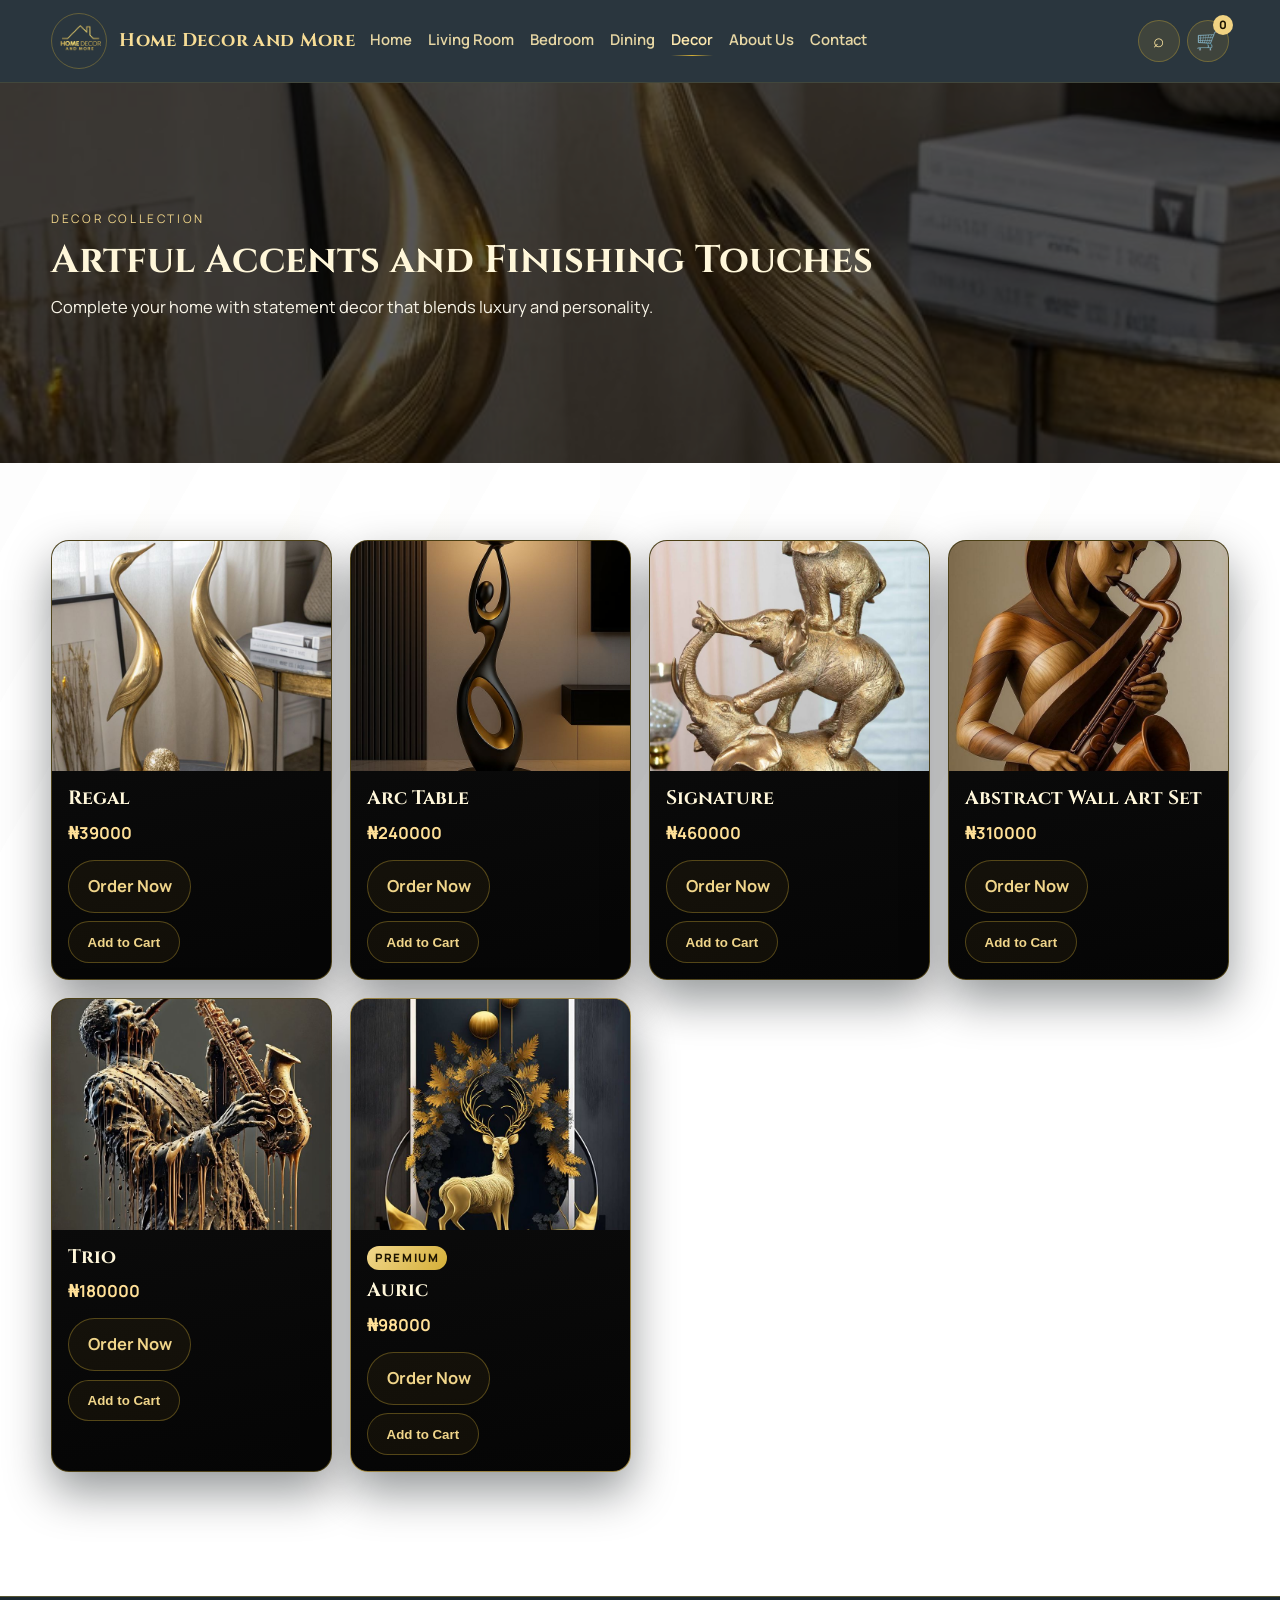
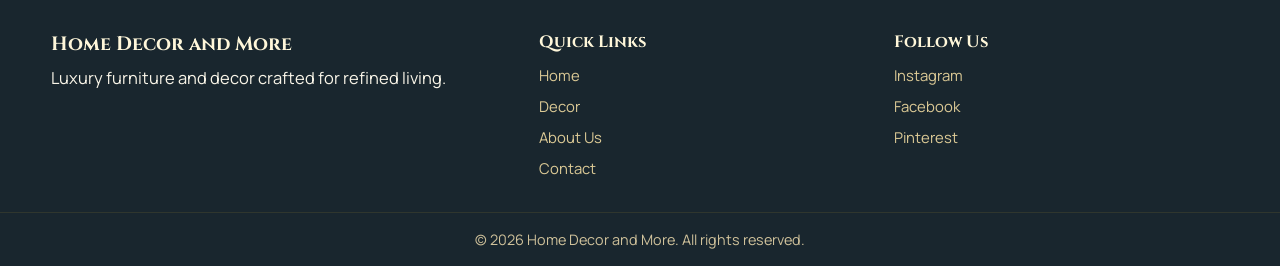
<file: decor.html>
﻿<!DOCTYPE html>
<html lang="en">
<head>
  <meta charset="UTF-8">
  <meta name="viewport" content="width=device-width, initial-scale=1.0">
  <meta name="description" content="Discover premium home decor including wall art, mirrors, rugs, and lighting at Home Decor and More.">
  <title>Decor | Home Decor and More</title>
  <link rel="preconnect" href="https://fonts.googleapis.com">
  <link rel="preconnect" href="https://fonts.gstatic.com" crossorigin>
  <link href="https://fonts.googleapis.com/css2?family=Cinzel:wght@500;600;700&family=Manrope:wght@300;400;500;600;700&display=swap" rel="stylesheet">
  <link rel="stylesheet" href="style.css">
  <script src="app.js" defer></script>
</head>
<body>
  <header class="site-header">
    <div class="container nav-wrap">
      <a class="brand" href="index.html" aria-label="Home Decor and More home">
        <img src="./homedecor logo.png" alt="Home Decor and More logo" class="brand-logo">
        <span class="brand-title">Home Decor and More</span>
      </a>
      <button class="menu-toggle" aria-label="Toggle navigation" aria-expanded="false" aria-controls="primary-nav">
        <span></span><span></span><span></span>
      </button>
      <nav id="primary-nav" class="primary-nav">
        <a href="index.html">Home</a>
        <a href="living-room.html">Living Room</a>
        <a href="bedroom.html">Bedroom</a>
        <a href="dining.html">Dining</a>
        <a href="decor.html">Decor</a>
        <a href="about.html">About Us</a>
        <a href="contact.html">Contact</a>
      </nav>
      <div class="nav-actions">
        <button class="icon-btn" type="button" data-search-toggle aria-label="Open search">⌕</button>
        <button class="icon-btn cart-toggle" type="button" data-cart-toggle aria-label="Open cart">🛒<span class="cart-count">0</span></button>
      </div>
    </div>
  </header>

  <main>
    <section class="page-hero">
      <img src="./decor1.jpg" alt="Luxury home decor arrangement with mirrors and lamps">
      <div class="page-hero-content container">
        <p class="eyebrow">Decor Collection</p>
        <h1>Artful Accents and Finishing Touches</h1>
        <p>Complete your home with statement decor that blends luxury and personality.</p>
      </div>
    </section>

    <section class="section container" data-reveal>
      <div class="card-grid products-grid">
        <article class="product-card">
          <div class="product-media"><img loading="lazy" src="./decor1.jpg" alt="Large round statement mirror"></div>
          <div class="product-info"><h3>Regal </h3><p class="price">&#8358;39000</p><a class="btn btn-ghost" href="#">View Details</a></div>
        </article>
        <article class="product-card">
          <div class="product-media"><img loading="lazy" src="./decor2.jpg" alt="Decorative sculptural table lamp"></div>
          <div class="product-info"><h3> Arc Table </h3><p class="price">&#8358;240000</p><a class="btn btn-ghost" href="#">View Details</a></div>
        </article>
        <article class="product-card">
          <div class="product-media"><img loading="lazy" src="./decor3.jpg" alt="Soft textured living room rug"></div>
          <div class="product-info"><h3>Signature</h3><p class="price">&#8358;460000</p><a class="btn btn-ghost" href="#">View Details</a></div>
        </article>
        <article class="product-card">
          <div class="product-media"><img loading="lazy" src="./decor4.jpg" alt="Wall art panels in modern interior"></div>
          <div class="product-info"><h3>Abstract Wall Art Set</h3><p class="price">&#8358;310000</p><a class="btn btn-ghost" href="#">View Details</a></div>
        </article>
        <article class="product-card">
          <div class="product-media"><img loading="lazy" src="./decor5.jpg" alt="Decorative vases on sideboard"></div>
          <div class="product-info"><h3> Trio</h3><p class="price">&#8358;180000</p><a class="btn btn-ghost" href="#">View Details</a></div>
        </article>
        <article class="product-card premium">
          <div class="product-media"><img loading="lazy" src="./decor6.jpg" alt="Luxury chandelier above dining table"></div>
          <div class="product-info"><span class="premium-badge">Premium</span><h3>Auric</h3><p class="price">&#8358;98000</p><a class="btn btn-ghost" href="#">View Details</a></div>
        </article>
      </div>
    </section>
  </main>

  <footer class="site-footer">
    <div class="container footer-grid">
      <div><h3>Home Decor and More</h3><p>Luxury furniture and decor crafted for refined living.</p></div>
      <div><h4>Quick Links</h4><a href="index.html">Home</a><a href="decor.html">Decor</a><a href="about.html">About Us</a><a href="contact.html">Contact</a></div>
      <div><h4>Follow Us</h4><a href="#">Instagram</a><a href="#">Facebook</a><a href="#">Pinterest</a></div>
    </div>
    <p class="copyright">&copy; <span id="year"></span> Home Decor and More. All rights reserved.</p>
  </footer>
</body>
</html>
</file>
<file: style.css>
:root {
  --bg: #ffffff;
  --bg-soft: #f7f7f2;
  --bg-card: #050505;
  --gold: #d4af37;
  --gold-soft: #f0d58a;
  --text: #f9f5e8;
  --muted: #d0c29b;
  --border: rgba(212, 175, 55, 0.34);
  --shadow: 0 20px 46px rgba(2, 9, 13, 0.42);
  --radius: 18px;
  --radius-sm: 12px;
  --container: min(1200px, 92vw);
}


*,
*::before,
*::after {
  box-sizing: border-box;
}

html {
  scroll-behavior: smooth;
}

body {
  margin: 0;
  color: #2f260d;
  font-family: "Manrope", sans-serif;
  font-size: 16.5px;
  line-height: 1.6;
  background: #ffffff;
  min-height: 100vh;
}

body.modal-open {
  overflow: hidden;
}

body::before {
  content: "";
  position: fixed;
  inset: 0;
  pointer-events: none;
  background-image:
    linear-gradient(120deg, rgba(7, 24, 34, 0.02) 25%, transparent 25%),
    linear-gradient(300deg, rgba(212, 175, 55, 0.04) 25%, transparent 25%);
  background-size: 150px 150px;
  opacity: 0.45;
  z-index: -1;
}

img {
  max-width: 100%;
  display: block;
}

a {
  color: inherit;
  text-decoration: none;
}

h1,
h2,
h3,
h4 {
  margin: 0 0 0.6rem;
  line-height: 1.2;
  font-family: "Cinzel", serif;
  color: #2c2106;
}

p {
  margin: 0 0 1rem;
}

.container {
  width: var(--container);
  margin-inline: auto;
}

.section {
  padding: clamp(3rem, 6vw, 5rem) 0;
}

.section-head {
  margin-bottom: 1.8rem;
}

.section-head h2,
.cta-inner h2 {
  color: #3c2a03;
}

.section-head p,
.cta-inner p {
  color: #4e3907;
}

.eyebrow {
  text-transform: uppercase;
  letter-spacing: 0.22em;
  font-size: 0.74rem;
  color: var(--gold-soft);
  margin-bottom: 0.55rem;
}

.section-head .eyebrow {
  color: #7b5700;
}

.slide-content .eyebrow,
.page-hero-content .eyebrow,
.panel .eyebrow,
.cta-strip .eyebrow {
  color: var(--gold-soft);
}

.btn {
  display: inline-flex;
  align-items: center;
  justify-content: center;
  gap: 0.4rem;
  padding: 0.76rem 1.15rem;
  border-radius: 999px;
  border: 1px solid transparent;
  font-weight: 700;
  transition: all 0.28s ease;
  cursor: pointer;
}

.btn-primary {
  background: linear-gradient(135deg, #d4af37, #efcd71);
  color: #1b1403;
  box-shadow: 0 0 0 rgba(212, 175, 55, 0.4);
}

.btn-primary:hover {
  transform: translateY(-2px);
  box-shadow: 0 12px 28px rgba(212, 175, 55, 0.35);
}

.btn-ghost {
  border-color: var(--border);
  color: var(--gold-soft);
  background: rgba(212, 175, 55, 0.06);
}

.btn-ghost:hover {
  background: rgba(212, 175, 55, 0.15);
  color: #fff2c8;
  transform: translateY(-2px);
}

.site-header {
  position: sticky;
  top: 0;
  z-index: 100;
  border-bottom: 1px solid rgba(212, 175, 55, 0.14);
  background: rgba(7, 22, 31, 0.86);
  backdrop-filter: blur(10px);
}

.nav-wrap {
  min-height: 82px;
  display: flex;
  align-items: center;
  justify-content: space-between;
  gap: 0.9rem;
}

.brand {
  display: inline-flex;
  align-items: center;
  gap: 0.75rem;
  min-width: 0;
}

.brand-logo {
  width: 56px;
  height: 56px;
  border-radius: 999px;
  object-fit: cover;
  border: 1px solid var(--border);
}

.brand-title {
  font-family: "Cinzel", serif;
  font-size: clamp(0.95rem, 1.7vw, 1.15rem);
  font-weight: 700;
  color: #f7dd96;
  letter-spacing: 0.02em;
}

.primary-nav {
  display: flex;
  align-items: center;
  gap: 1rem;
}

.primary-nav a {
  font-size: 0.93rem;
  font-weight: 600;
  color: #e8d8a5;
  position: relative;
  padding-bottom: 0.2rem;
}

.primary-nav a::after {
  content: "";
  position: absolute;
  left: 0;
  bottom: -0.12rem;
  width: 100%;
  height: 1.5px;
  transform: scaleX(0);
  transform-origin: left;
  background: linear-gradient(90deg, transparent, var(--gold), transparent);
  transition: transform 0.26s ease;
}

.primary-nav a:hover::after,
.primary-nav a.active::after {
  transform: scaleX(1);
}

.primary-nav a.active {
  color: #ffeab0;
}

.nav-actions {
  display: inline-flex;
  align-items: center;
  gap: 0.45rem;
  margin-left: auto;
}

.icon-btn {
  position: relative;
  width: 42px;
  height: 42px;
  display: grid;
  place-items: center;
  border: 1px solid var(--border);
  border-radius: 999px;
  background: rgba(212, 175, 55, 0.12);
  color: #ffe7a1;
  font: inherit;
  font-size: 1.16rem;
  cursor: pointer;
  transition: background 0.24s ease, transform 0.24s ease;
}

.icon-btn:hover {
  background: rgba(212, 175, 55, 0.24);
  transform: translateY(-1px);
}

.cart-count {
  position: absolute;
  top: -0.35rem;
  right: -0.35rem;
  min-width: 1.25rem;
  height: 1.25rem;
  display: grid;
  place-items: center;
  border-radius: 999px;
  background: #f1d382;
  color: #1f1602;
  font-size: 0.72rem;
  font-weight: 900;
}

.menu-toggle {
  width: 42px;
  height: 42px;
  border-radius: 10px;
  border: 1px solid var(--border);
  background: rgba(212, 175, 55, 0.08);
  display: none;
  align-items: center;
  justify-content: center;
  flex-direction: column;
  gap: 0.23rem;
  cursor: pointer;
}

.menu-toggle span {
  width: 18px;
  height: 2px;
  background: #f4d27c;
  border-radius: 2px;
  transition: transform 0.25s ease, opacity 0.25s ease;
}

.site-popup {
  position: fixed;
  inset: 0;
  z-index: 500;
  display: grid;
  place-items: start end;
  padding: 6rem max(1rem, 4vw) 1rem;
  background: rgba(3, 12, 17, 0.42);
}

.site-popup[hidden] {
  display: none;
}

.site-popup-panel {
  position: relative;
  width: min(420px, 100%);
  max-height: calc(100vh - 7rem);
  overflow: auto;
  border: 1px solid rgba(212, 175, 55, 0.48);
  border-radius: var(--radius);
  background: linear-gradient(170deg, rgba(8, 8, 8, 0.98), rgba(0, 0, 0, 0.98));
  box-shadow: var(--shadow);
  padding: 1.2rem;
  color: var(--text);
}

.site-popup-panel h2,
.site-popup-panel h3 {
  color: #fff7da;
}

.popup-close {
  position: absolute;
  top: 0.8rem;
  right: 0.8rem;
  width: 36px;
  height: 36px;
  border: 1px solid var(--border);
  border-radius: 999px;
  background: rgba(212, 175, 55, 0.08);
  color: #ffe7a1;
  font-size: 1.25rem;
  cursor: pointer;
}

.popup-view h2 {
  padding-right: 2.4rem;
}

.search-input {
  width: 100%;
  border-radius: var(--radius-sm);
  border: 1px solid var(--border);
  background: rgba(8, 27, 36, 0.82);
  color: var(--text);
  font: inherit;
  padding: 0.8rem 0.9rem;
  margin-bottom: 0.85rem;
}

.search-input:focus {
  outline: 2px solid rgba(212, 175, 55, 0.45);
  outline-offset: 1px;
}

.search-results,
.cart-items {
  display: grid;
  gap: 0.65rem;
}

.search-result,
.cart-item {
  width: 100%;
  display: grid;
  gap: 0.2rem;
  border: 1px solid rgba(212, 175, 55, 0.24);
  border-radius: var(--radius-sm);
  background: rgba(212, 175, 55, 0.08);
  color: var(--text);
  text-align: left;
  padding: 0.8rem;
}

.search-result {
  cursor: pointer;
}

.search-result strong,
.cart-item strong {
  color: #ffe097;
}

.cart-item small,
.empty-state {
  color: var(--muted);
}

.clear-cart {
  width: 100%;
  margin-top: 0.9rem;
}

.menu-toggle.open span:nth-child(1) {
  transform: translateY(5px) rotate(45deg);
}

.menu-toggle.open span:nth-child(2) {
  opacity: 0;
}

.menu-toggle.open span:nth-child(3) {
  transform: translateY(-5px) rotate(-45deg);
}

.hero-slider {
  position: relative;
  height: clamp(460px, 72vh, 700px);
  min-height: 460px;
  overflow: hidden;
  background: #071822;
}

.slide {
  position: absolute;
  inset: 0;
  opacity: 0;
  pointer-events: none;
  transition: opacity 0.7s ease;
  background: #071822;
}

.slide::before {
  content: "";
  position: absolute;
  inset: 0;
  z-index: 1;
  pointer-events: none;
  background:
    linear-gradient(90deg, rgba(5, 18, 25, 0.64), rgba(5, 18, 25, 0.12) 58%, rgba(5, 18, 25, 0.28)),
    linear-gradient(180deg, rgba(5, 18, 25, 0.08), rgba(5, 18, 25, 0.5));
}

.slide.is-active {
  opacity: 1;
  pointer-events: auto;
}

.slide img {
  position: relative;
  z-index: 0;
  width: 100%;
  height: 100%;
  padding: 0;
  object-fit: cover;
  object-position: center;
  filter: brightness(0.84) contrast(1.04) saturate(1.08);
}

.slide-living-royal img {
  object-position: center 46%;
}

.slide-living-modern img {
  object-position: center 48%;
}

.slide-lamp img {
  object-position: center 35%;
}

.slide-bedroom img {
  object-position: center center;
}

.slide-content {
  position: absolute;
  z-index: 2;
  inset: auto auto 10% 5%;
  width: min(500px, 88%);
  padding: clamp(0.9rem, 1.8vw, 1.25rem);
  border-radius: var(--radius);
  background: linear-gradient(135deg, rgba(8, 8, 8, 0.9), rgba(0, 0, 0, 0.78));
  border: 1px solid rgba(212, 175, 55, 0.3);
  box-shadow: var(--shadow);
  animation: riseIn 0.7s ease both;
  color: var(--text);
}

.slide-content h1,
.slide-content h2 {
  font-size: clamp(1.4rem, 3vw, 2.6rem);
  color: #fff7da;
}

.slide-content p {
  max-width: 55ch;
  color: #efe5c3;
}

.sale-tag {
  display: inline-block;
  margin-bottom: 0.75rem;
  padding: 0.25rem 0.7rem;
  border-radius: 999px;
  color: #1b1403;
  background: linear-gradient(135deg, #f0cf78, #d4af37);
  font-weight: 700;
  font-size: 0.8rem;
}

.slider-btn {
  position: absolute;
  top: 50%;
  transform: translateY(-50%);
  z-index: 2;
  width: 45px;
  height: 45px;
  border-radius: 50%;
  border: 1px solid var(--border);
  background: rgba(7, 24, 33, 0.78);
  color: #ffe7a1;
  font-size: 1.45rem;
  cursor: pointer;
  transition: all 0.25s ease;
}

.slider-btn:hover {
  background: rgba(212, 175, 55, 0.25);
  box-shadow: 0 10px 20px rgba(212, 175, 55, 0.25);
}

.slider-btn.prev {
  left: 1.1rem;
}

.slider-btn.next {
  right: 1.1rem;
}

.slider-dots {
  position: absolute;
  bottom: 1.3rem;
  left: 50%;
  transform: translateX(-50%);
  display: flex;
  gap: 0.48rem;
  z-index: 3;
}

.slider-dot {
  width: 12px;
  height: 12px;
  border-radius: 999px;
  border: 1px solid rgba(255, 227, 147, 0.8);
  background: transparent;
  cursor: pointer;
  transition: all 0.2s ease;
}

.slider-dot.active {
  background: #f1d382;
  transform: scale(1.1);
}

.card-grid {
  display: grid;
  gap: 1.15rem;
}

.products-grid {
  grid-template-columns: repeat(4, minmax(0, 1fr));
}

.product-card,
.category-card,
.panel {
  border-radius: var(--radius);
  border: 1px solid var(--border);
  background: linear-gradient(170deg, rgba(10, 10, 10, 0.98), rgba(0, 0, 0, 0.98));
  box-shadow: var(--shadow);
  color: var(--text);
}

.product-card h3,
.category-card h3,
.panel h2,
.panel h3,
.panel h4 {
  color: #fff7da;
}

.product-card {
  overflow: hidden;
  display: flex;
  flex-direction: column;
  transition: transform 0.3s ease, border-color 0.3s ease;
}

.product-card:hover {
  transform: translateY(-6px);
  border-color: rgba(240, 203, 99, 0.68);
}

.product-media {
  overflow: hidden;
  height: clamp(190px, 18vw, 240px);
  background: #080808;
}

.product-media img {
  width: 100%;
  height: 100%;
  object-fit: cover;
  transition: transform 0.45s ease;
}

.product-card:hover .product-media img {
  transform: scale(1.08);
}

.product-info {
  padding: 1rem;
  display: flex;
  flex-direction: column;
  align-items: flex-start;
}

.price {
  color: #ffe097;
  font-weight: 700;
  margin-bottom: 0.85rem;
}

.add-cart-btn {
  margin-top: 0.55rem;
}

.premium {
  border-color: rgba(240, 203, 99, 0.62);
}

.premium-badge {
  display: inline-block;
  font-size: 0.72rem;
  text-transform: uppercase;
  letter-spacing: 0.14em;
  padding: 0.2rem 0.5rem;
  border-radius: 999px;
  margin-bottom: 0.55rem;
  color: #1f1602;
  background: linear-gradient(130deg, #f2d88e, #d4af37);
  font-weight: 800;
}

.category-grid {
  grid-template-columns: repeat(4, minmax(0, 1fr));
}

.testimony-grid {
  grid-template-columns: repeat(3, minmax(0, 1fr));
}

.testimony-card {
  border-radius: var(--radius);
  border: 1px solid var(--border);
  background: linear-gradient(170deg, rgba(10, 10, 10, 0.98), rgba(0, 0, 0, 0.98));
  box-shadow: var(--shadow);
  padding: 1.2rem;
  color: var(--text);
}

.testimony-card h3 {
  color: #fff7da;
}

.quote {
  color: #f9f0d0;
  font-size: 1.02rem;
}

.muted-line {
  font-size: 0.9rem;
  color: var(--muted);
}

.category-card {
  padding: 1.25rem;
  transition: transform 0.28s ease;
}

.category-card:hover {
  transform: translateY(-6px);
}

.category-icon {
  width: 54px;
  height: 54px;
  display: grid;
  place-items: center;
  font-size: 1.45rem;
  border-radius: 999px;
  margin-bottom: 0.8rem;
  background: rgba(212, 175, 55, 0.16);
  border: 1px solid rgba(212, 175, 55, 0.28);
}

.cta-strip {
  background: linear-gradient(145deg, rgba(10, 10, 10, 0.98), rgba(0, 0, 0, 0.98));
  border-block: 1px solid var(--border);
}

.cta-strip h2 {
  color: #fff7da;
}

.cta-strip p {
  color: #efe5c3;
}

.cta-inner {
  display: flex;
  align-items: center;
  justify-content: space-between;
  gap: 1.2rem;
}

.page-hero {
  position: relative;
  min-height: clamp(280px, 38vw, 380px);
  display: flex;
  align-items: center;
  overflow: hidden;
}

.page-hero img {
  position: absolute;
  inset: 0;
  width: 100%;
  height: 100%;
  object-fit: cover;
  object-position: center;
  filter: brightness(0.34) saturate(1.1);
}

.page-hero-content {
  position: relative;
  z-index: 1;
  padding: clamp(3.5rem, 6vw, 5rem) 0;
  color: var(--text);
}

.page-hero-content h1 {
  font-size: clamp(1.5rem, 3vw, 2.8rem);
  color: #fff7da;
}

.two-col {
  display: grid;
  grid-template-columns: 1.2fr 1fr;
  gap: 1.15rem;
}

.three-col {
  display: grid;
  grid-template-columns: repeat(3, minmax(0, 1fr));
  gap: 1.15rem;
}

.panel {
  padding: 1.2rem;
}

.clean-list {
  margin: 0;
  padding-left: 1rem;
  color: #e5d6a4;
}

.clean-list li {
  margin-bottom: 0.55rem;
}

.contact-layout {
  display: grid;
  grid-template-columns: 1.35fr 1fr;
  gap: 1.15rem;
}

.contact-form {
  display: grid;
  gap: 0.75rem;
}

.contact-form label {
  font-size: 0.9rem;
  color: #ecdca8;
}

.contact-form input,
.contact-form textarea {
  border-radius: var(--radius-sm);
  border: 1px solid var(--border);
  background: rgba(8, 27, 36, 0.82);
  color: var(--text);
  font: inherit;
  padding: 0.8rem 0.9rem;
}

.contact-form input:focus,
.contact-form textarea:focus {
  outline: 2px solid rgba(212, 175, 55, 0.45);
  outline-offset: 1px;
}

.form-status {
  min-height: 1.5rem;
  margin: 0;
  font-size: 0.92rem;
  font-weight: 700;
}

.form-status.success {
  color: #98f0bd;
}

.form-status.error {
  color: #ffb4a6;
}

.order-dialog {
  position: fixed;
  inset: 0;
  z-index: 300;
  display: grid;
  place-items: center;
  padding: 1rem;
  background: rgba(3, 12, 17, 0.72);
}

.order-dialog[hidden] {
  display: none;
}

.order-modal {
  position: relative;
  width: min(560px, 100%);
  max-height: 92vh;
  overflow: auto;
  border: 1px solid var(--border);
  border-radius: var(--radius);
  background: linear-gradient(170deg, rgba(8, 8, 8, 0.98), rgba(0, 0, 0, 0.98));
  box-shadow: var(--shadow);
  padding: 1.25rem;
  color: var(--text);
}

.order-modal h2,
.order-modal h3 {
  color: #fff7da;
}

.order-close {
  position: absolute;
  top: 0.8rem;
  right: 0.8rem;
  width: 38px;
  height: 38px;
  border: 1px solid var(--border);
  border-radius: 999px;
  background: rgba(212, 175, 55, 0.08);
  color: #ffe7a1;
  font-size: 1.35rem;
  cursor: pointer;
}

.order-product {
  color: var(--gold-soft);
  font-weight: 800;
}

.order-form {
  display: grid;
  gap: 0.68rem;
}

.order-form label {
  font-size: 0.9rem;
  color: #ecdca8;
}

.order-form input,
.order-form textarea {
  border-radius: var(--radius-sm);
  border: 1px solid var(--border);
  background: rgba(8, 27, 36, 0.82);
  color: var(--text);
  font: inherit;
  padding: 0.78rem 0.9rem;
}

.order-form input:focus,
.order-form textarea:focus {
  outline: 2px solid rgba(212, 175, 55, 0.45);
  outline-offset: 1px;
}

.social-links {
  display: flex;
  flex-wrap: wrap;
  gap: 0.45rem;
}

.social-links a {
  border: 1px solid var(--border);
  background: rgba(212, 175, 55, 0.08);
  border-radius: 999px;
  padding: 0.35rem 0.7rem;
  font-size: 0.88rem;
}

.site-footer {
  border-top: 1px solid var(--border);
  margin-top: 3rem;
  background: rgba(6, 20, 29, 0.92);
  color: var(--text);
}

.site-footer h3,
.site-footer h4 {
  color: #fff7da;
}

.footer-grid {
  padding: 2.2rem 0 1.5rem;
  display: grid;
  grid-template-columns: 1.4fr 1fr 1fr;
  gap: 1.2rem;
}

.site-footer h4 {
  margin-bottom: 0.7rem;
}

.site-footer a {
  display: block;
  color: #dcca96;
  margin-bottom: 0.45rem;
  font-size: 0.93rem;
}

.site-footer a:hover {
  color: #ffe5a0;
}

.payment-page {
  min-height: calc(100vh - 82px);
  padding-bottom: 3rem;
  background: #ffffff;
}

.payment-hero {
  padding: clamp(2.4rem, 6vw, 4rem) 0 1.2rem;
}

.payment-hero h1 {
  font-size: clamp(1.8rem, 5vw, 3.2rem);
  color: #2c2106;
}

.payment-hero p {
  max-width: 62ch;
  color: #4e3907;
}

.payment-layout {
  display: grid;
  grid-template-columns: minmax(0, 0.9fr) minmax(0, 1.1fr);
  gap: 1.15rem;
  align-items: start;
}

.payment-panel {
  border: 1px solid var(--border);
  border-radius: var(--radius);
  background: linear-gradient(170deg, rgba(10, 10, 10, 0.98), rgba(0, 0, 0, 0.98));
  box-shadow: var(--shadow);
  color: var(--text);
  padding: 1.25rem;
}

.payment-panel h2 {
  color: #fff7da;
}

.payment-panel dl {
  display: grid;
  gap: 0.85rem;
  margin: 1rem 0 0;
}

.payment-panel dl div {
  display: grid;
  gap: 0.18rem;
  padding-bottom: 0.75rem;
  border-bottom: 1px solid rgba(212, 175, 55, 0.16);
}

.payment-panel dt {
  color: var(--muted);
  font-size: 0.82rem;
  font-weight: 800;
  letter-spacing: 0.08em;
  text-transform: uppercase;
}

.payment-panel dd {
  margin: 0;
  color: #fff3c9;
  font-size: 1rem;
  font-weight: 800;
}

.bank-details dd {
  font-size: clamp(1.1rem, 3vw, 1.45rem);
}

.payment-note {
  margin-top: 1rem;
  color: #efe5c3;
}

.payment-panel .btn {
  margin-top: 0.6rem;
}

.copyright {
  margin: 0;
  border-top: 1px solid rgba(212, 175, 55, 0.12);
  text-align: center;
  padding: 0.95rem;
  font-size: 0.9rem;
  color: var(--muted);
}

[data-reveal] {
  opacity: 0;
  transform: translateY(28px);
  transition: opacity 0.65s ease, transform 0.65s ease;
}

[data-reveal].is-visible {
  opacity: 1;
  transform: translateY(0);
}

@keyframes riseIn {
  from {
    opacity: 0;
    transform: translateY(14px);
  }
  to {
    opacity: 1;
    transform: translateY(0);
  }
}

@media (max-width: 1024px) {
  .products-grid {
    grid-template-columns: repeat(3, minmax(0, 1fr));
  }

  .category-grid {
    grid-template-columns: repeat(2, minmax(0, 1fr));
  }

  .testimony-grid {
    grid-template-columns: repeat(2, minmax(0, 1fr));
  }

  .footer-grid {
    grid-template-columns: 1fr 1fr;
  }
}

@media (max-width: 900px) {
  .menu-toggle {
    display: flex;
    order: 3;
  }

  .nav-actions {
    order: 2;
  }

  .icon-btn {
    width: 40px;
    height: 40px;
  }

  .primary-nav {
    position: absolute;
    left: 0;
    right: 0;
    top: 82px;
    background: rgba(10, 27, 36, 0.98);
    border-top: 1px solid var(--border);
    border-bottom: 1px solid var(--border);
    display: grid;
    gap: 0;
    max-height: 0;
    overflow: hidden;
    transition: max-height 0.28s ease;
  }

  .primary-nav.open {
    max-height: 420px;
  }

  .primary-nav a {
    padding: 0.9rem 4vw;
    border-bottom: 1px solid rgba(212, 175, 55, 0.1);
  }

  .hero-slider {
    height: clamp(440px, 70vh, 640px);
    min-height: 440px;
  }

  .slide-content {
    left: 4%;
    width: min(520px, 92%);
  }

  .products-grid {
    grid-template-columns: repeat(2, minmax(0, 1fr));
  }

  .two-col,
  .three-col,
  .contact-layout,
  .payment-layout {
    grid-template-columns: 1fr;
  }
}

@media (max-width: 680px) {
  .brand-title {
    font-size: 0.9rem;
  }

  .nav-wrap {
    gap: 0.55rem;
  }

  .icon-btn {
    width: 36px;
    height: 36px;
    font-size: 1rem;
  }

  .cart-count {
    min-width: 1.08rem;
    height: 1.08rem;
    font-size: 0.65rem;
  }

  .site-popup {
    place-items: start center;
    padding: 5.7rem 0.8rem 0.8rem;
  }

  .site-popup-panel {
    width: 100%;
    max-height: calc(100vh - 6.5rem);
  }

  .brand-logo {
    width: 48px;
    height: 48px;
  }

  .hero-slider {
    height: clamp(430px, 68vh, 580px);
    min-height: 430px;
  }

  .slide img {
    width: 100%;
    height: 100%;
    padding: 0;
    object-fit: cover;
    object-position: center;
  }

  .slide-living-royal img {
    object-position: center 46%;
  }

  .slide-living-modern img {
    object-position: center 48%;
  }

  .slide-lamp img {
    object-position: center 28%;
  }

  .slide-bedroom img {
    object-position: center center;
  }

  .slide-content {
    inset: auto 4% 3.8rem;
    width: 92%;
    padding: 0.9rem;
  }

  .slide-content h1,
  .slide-content h2 {
    font-size: 1.45rem;
  }

  .slide-content p {
    font-size: 0.94rem;
    margin-bottom: 0.8rem;
  }

  .slider-btn {
    width: 38px;
    height: 38px;
    font-size: 1.1rem;
  }

  .products-grid,
  .category-grid,
  .testimony-grid,
  .footer-grid {
    grid-template-columns: 1fr;
  }

  .product-media {
    height: 200px;
  }

  .cta-inner {
    flex-direction: column;
    align-items: flex-start;
  }
}
</file>
